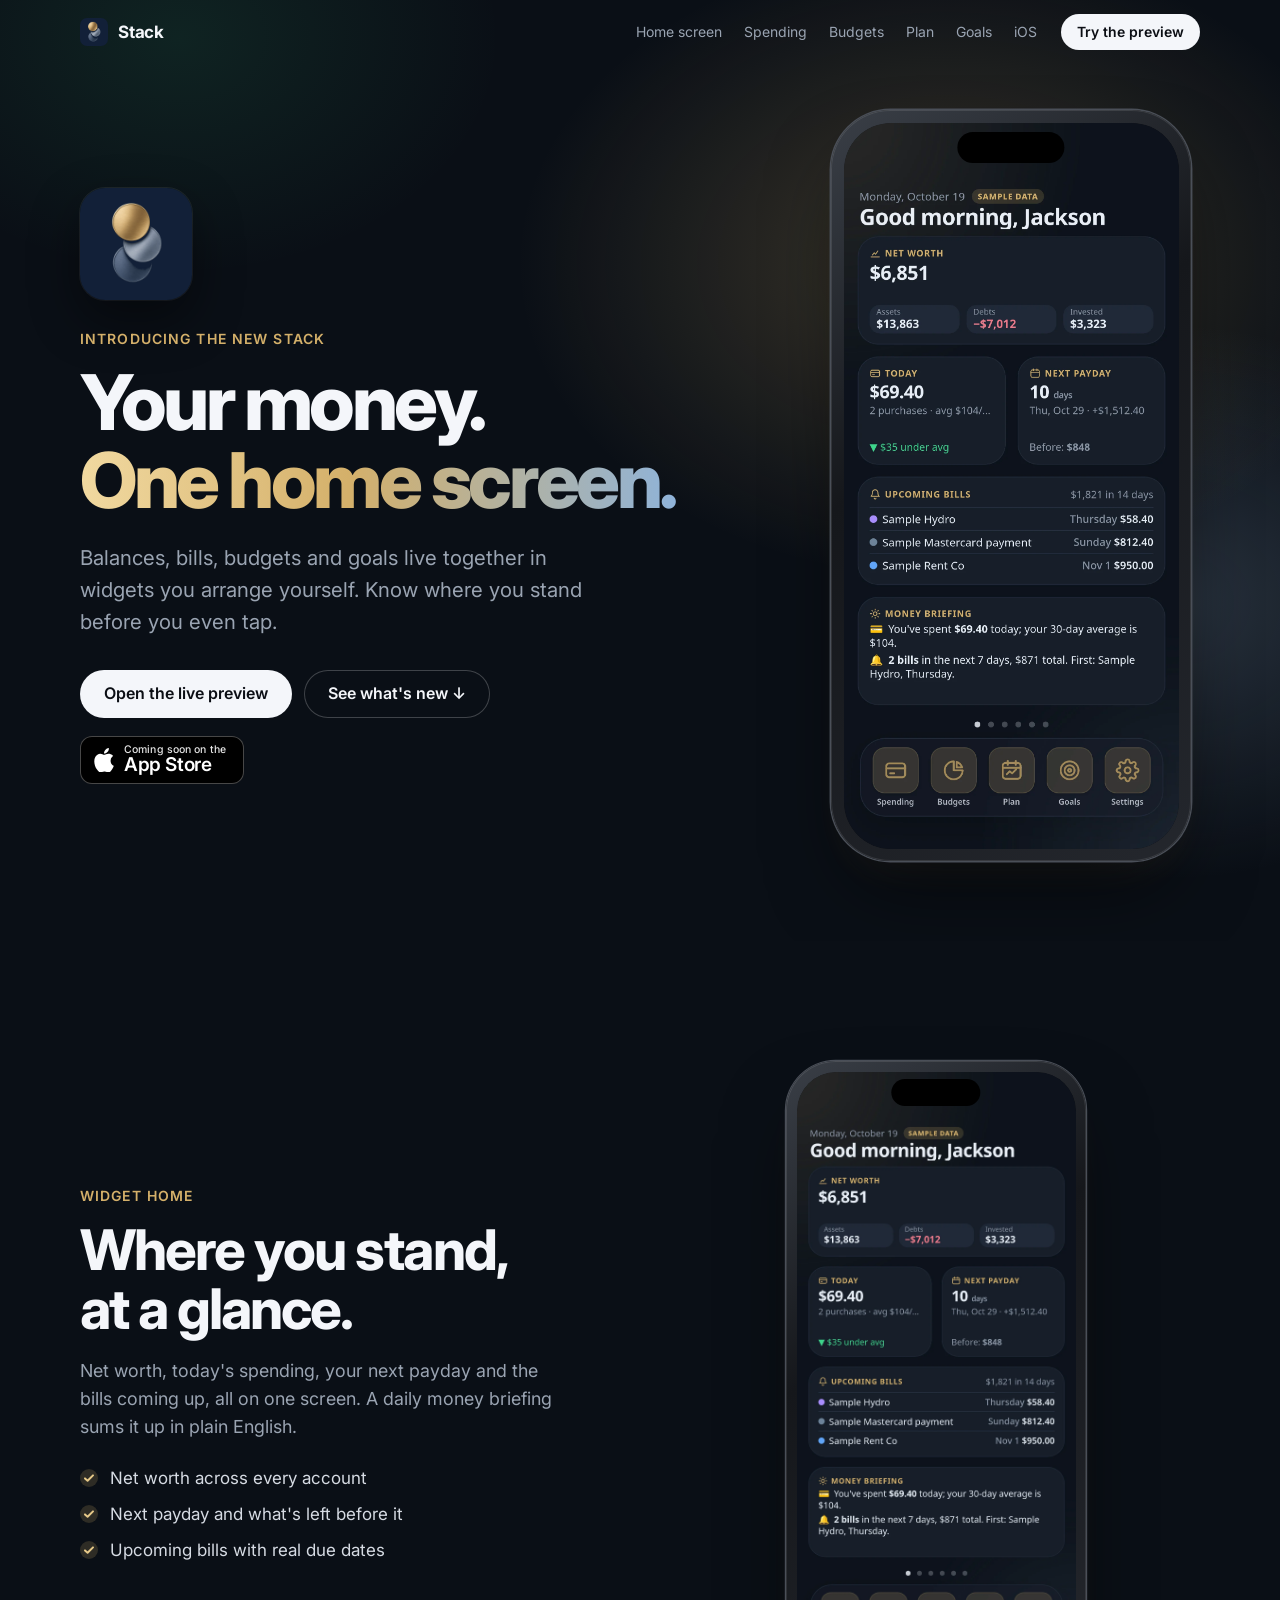
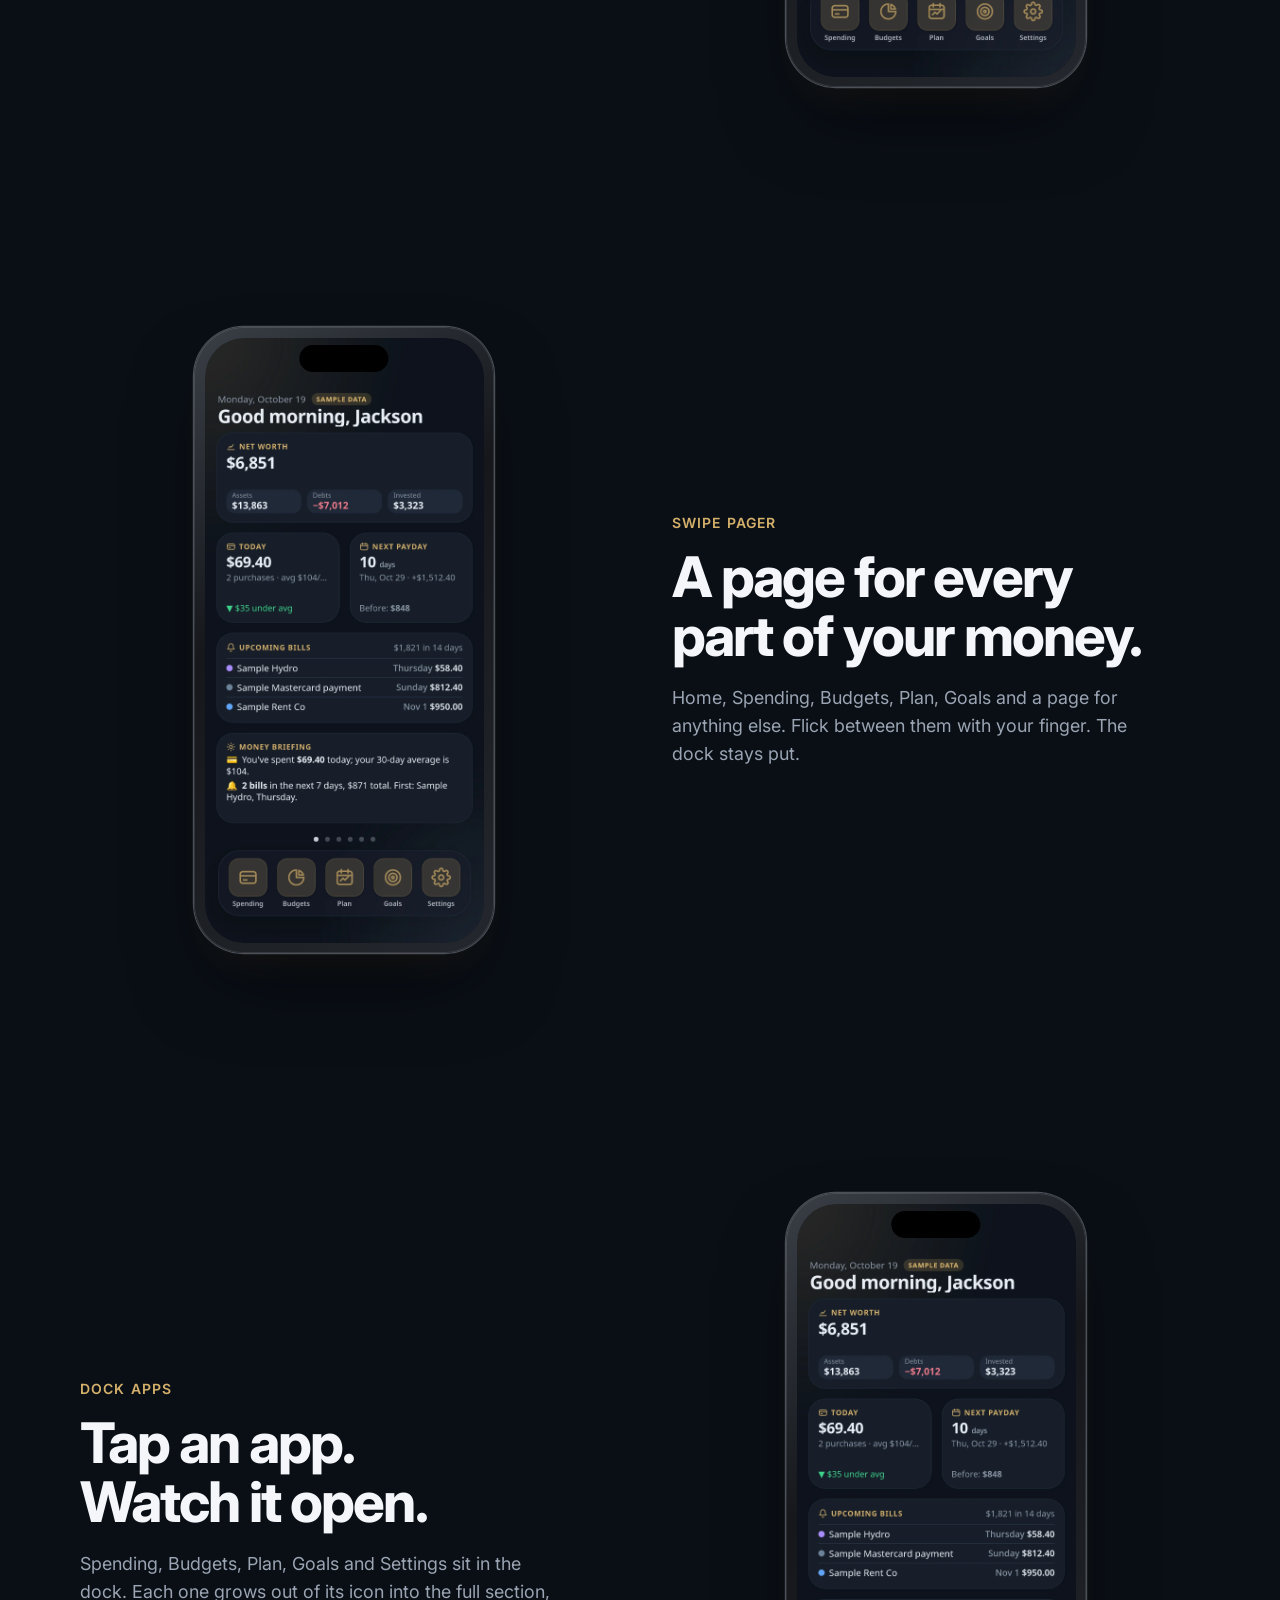
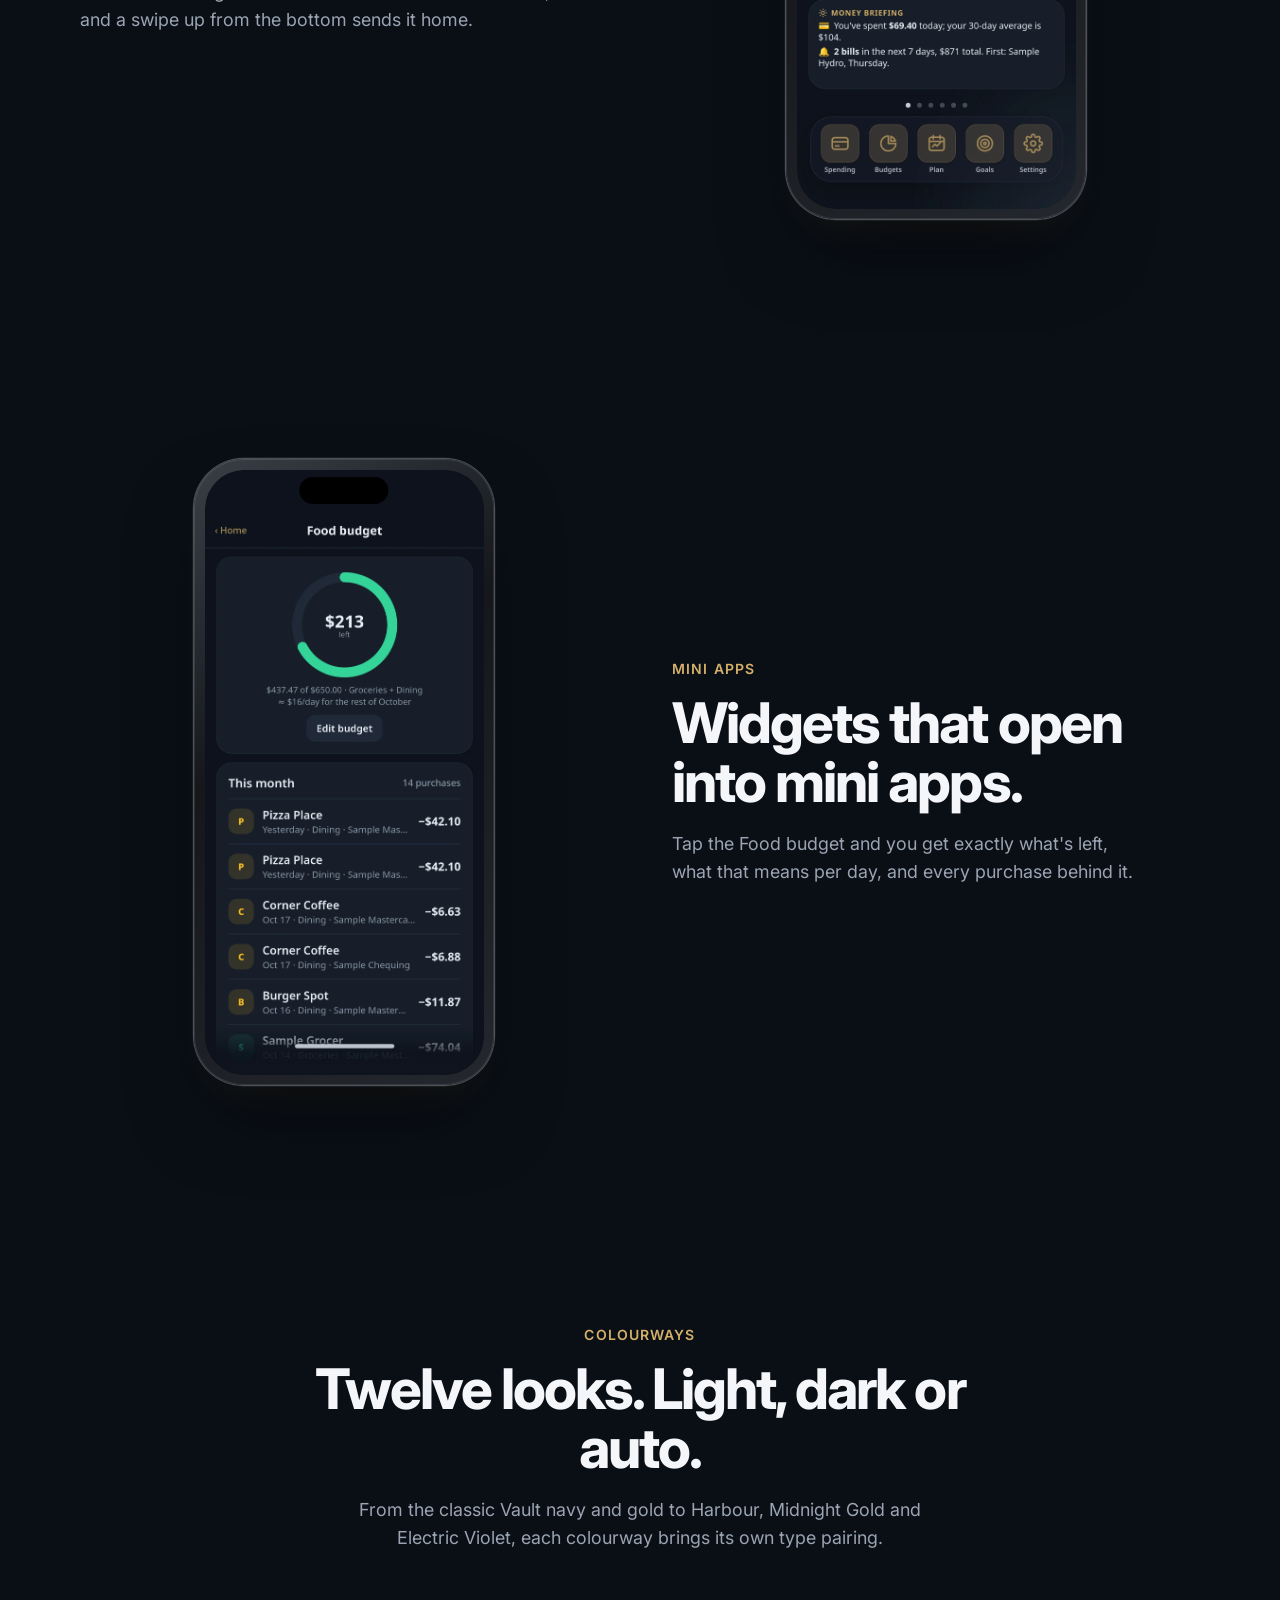
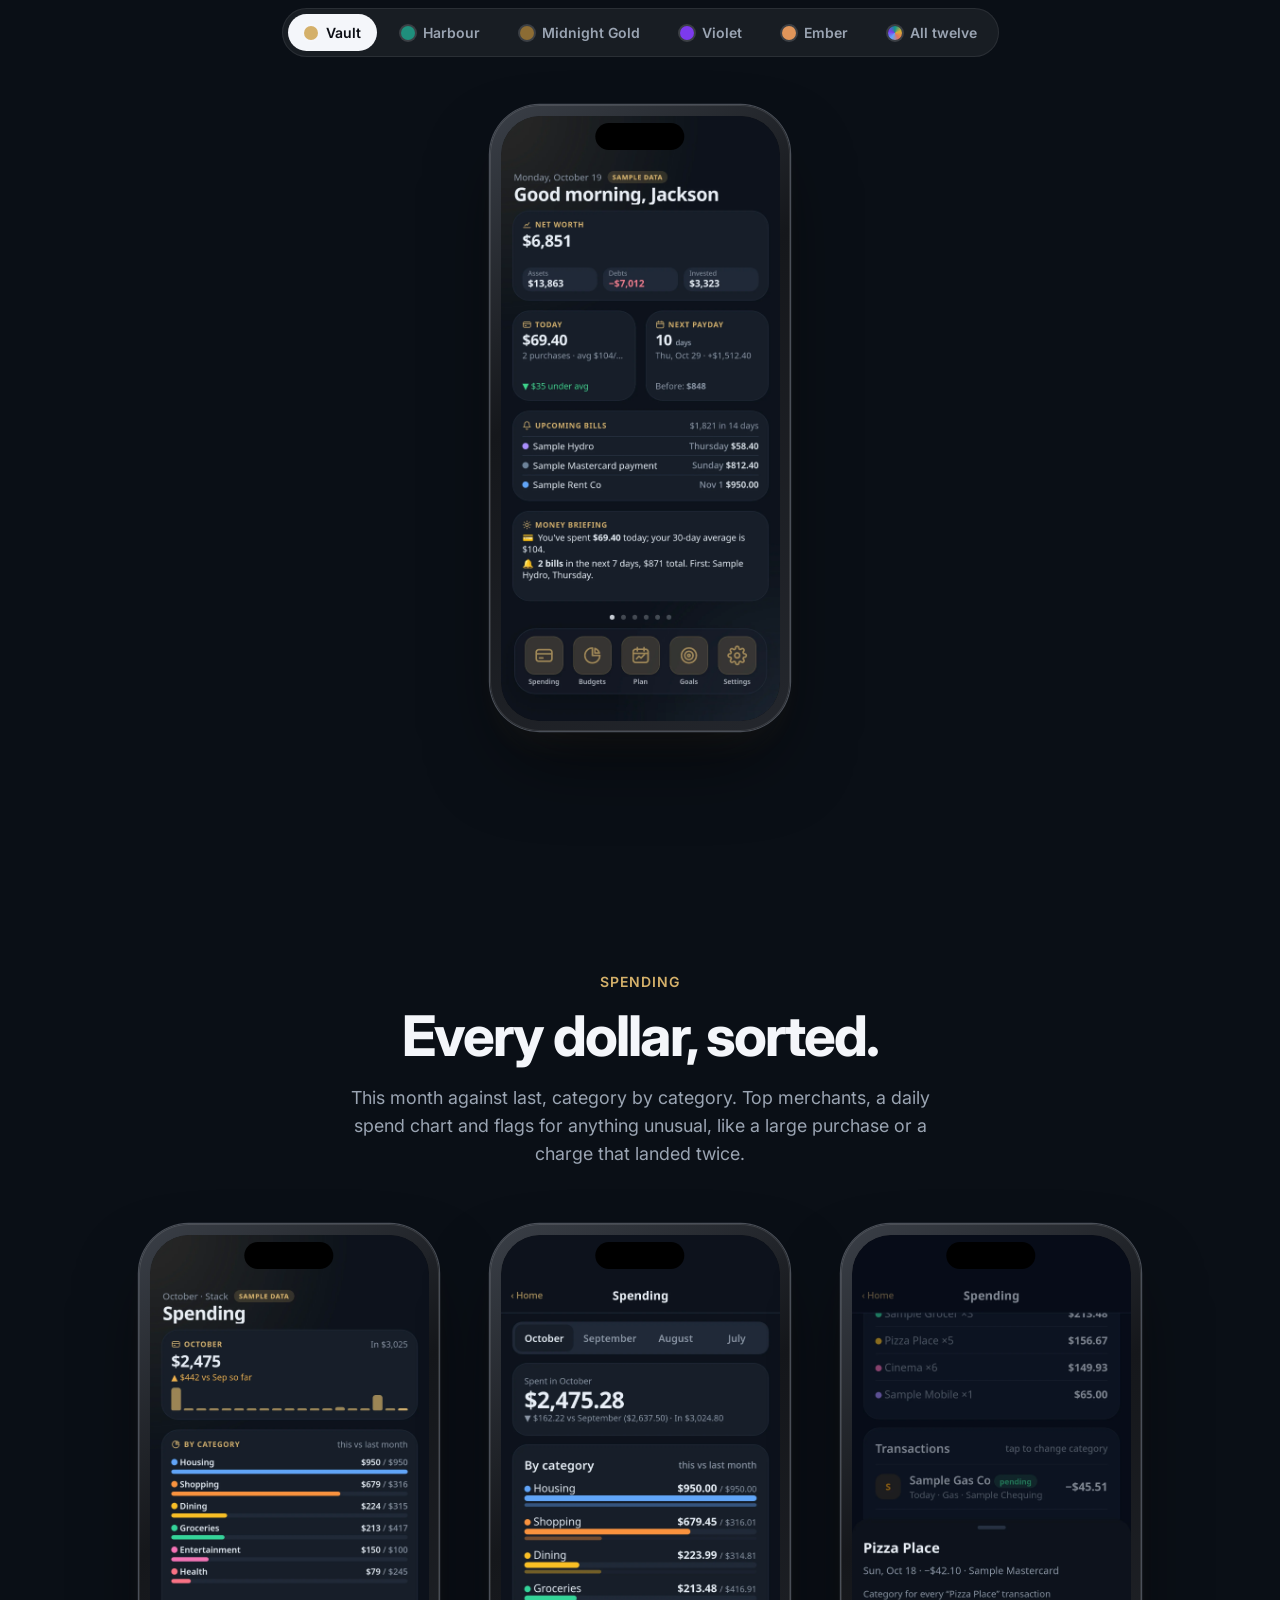
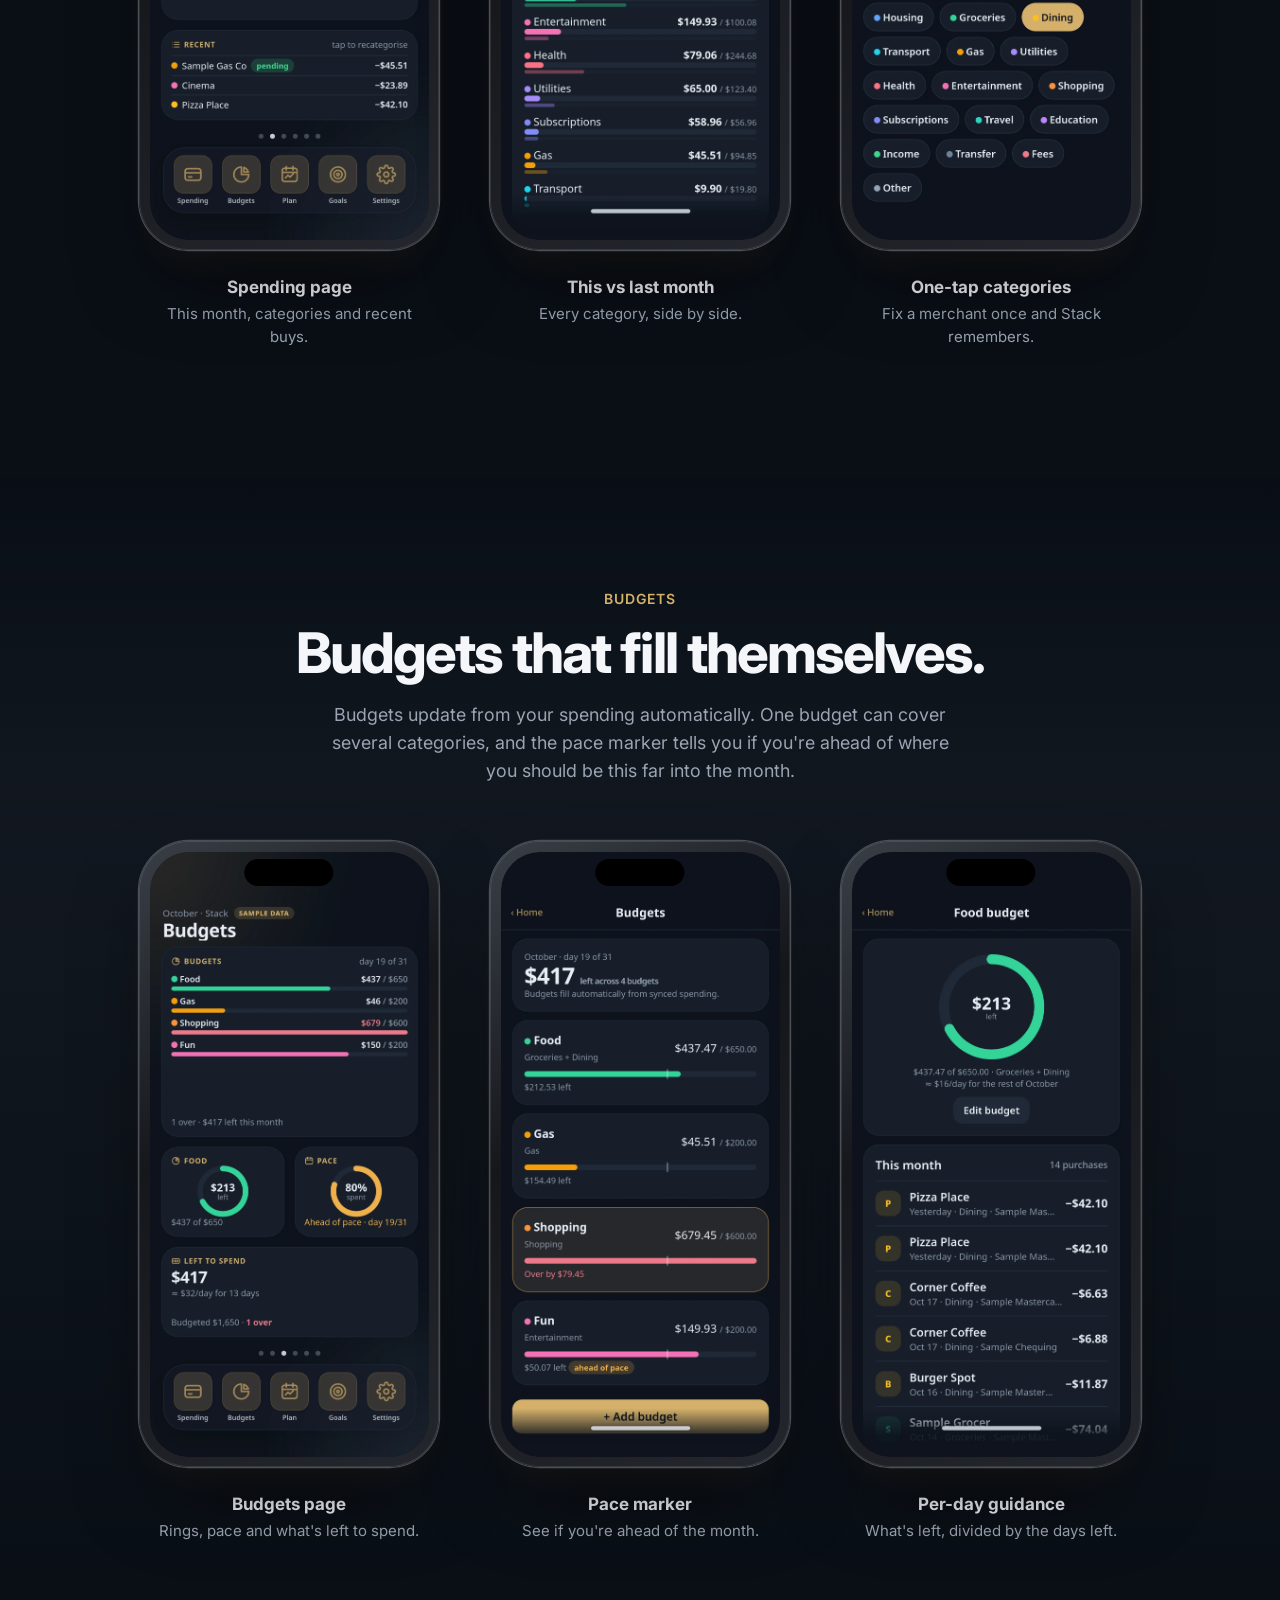
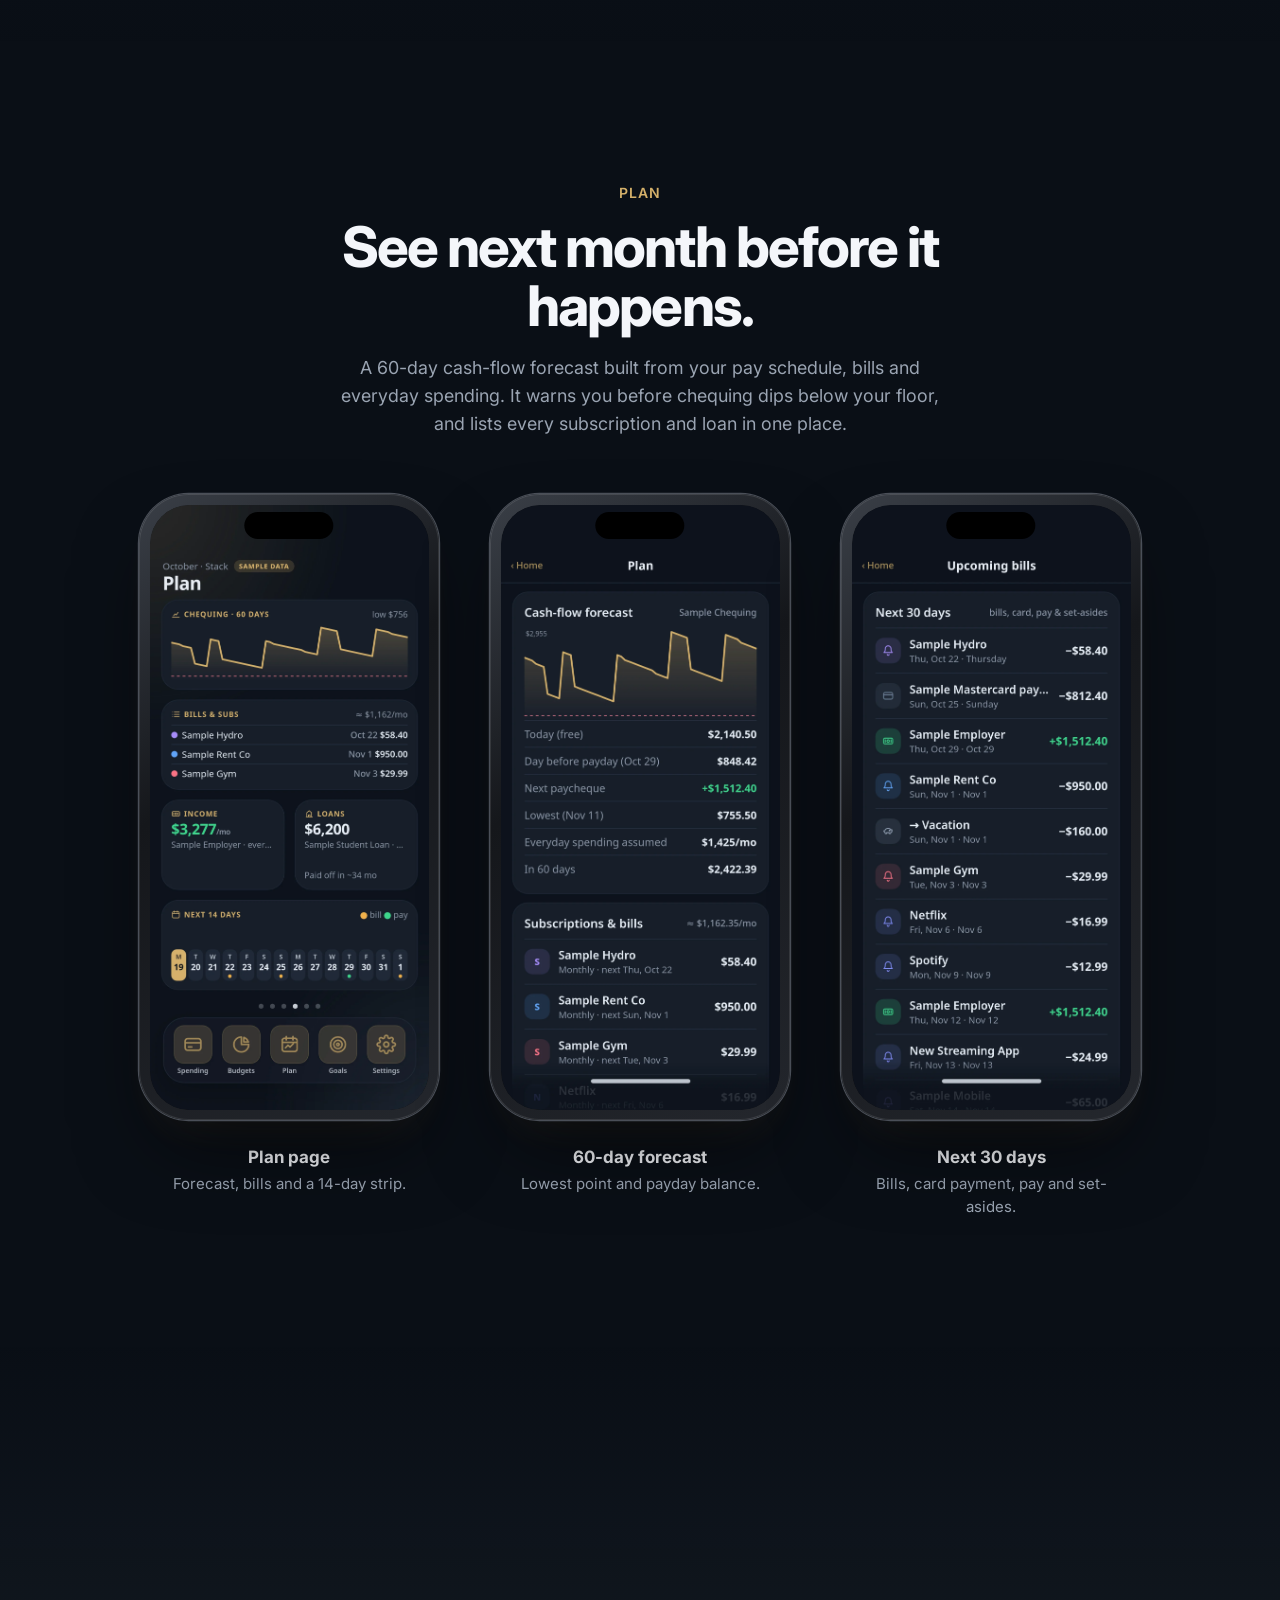
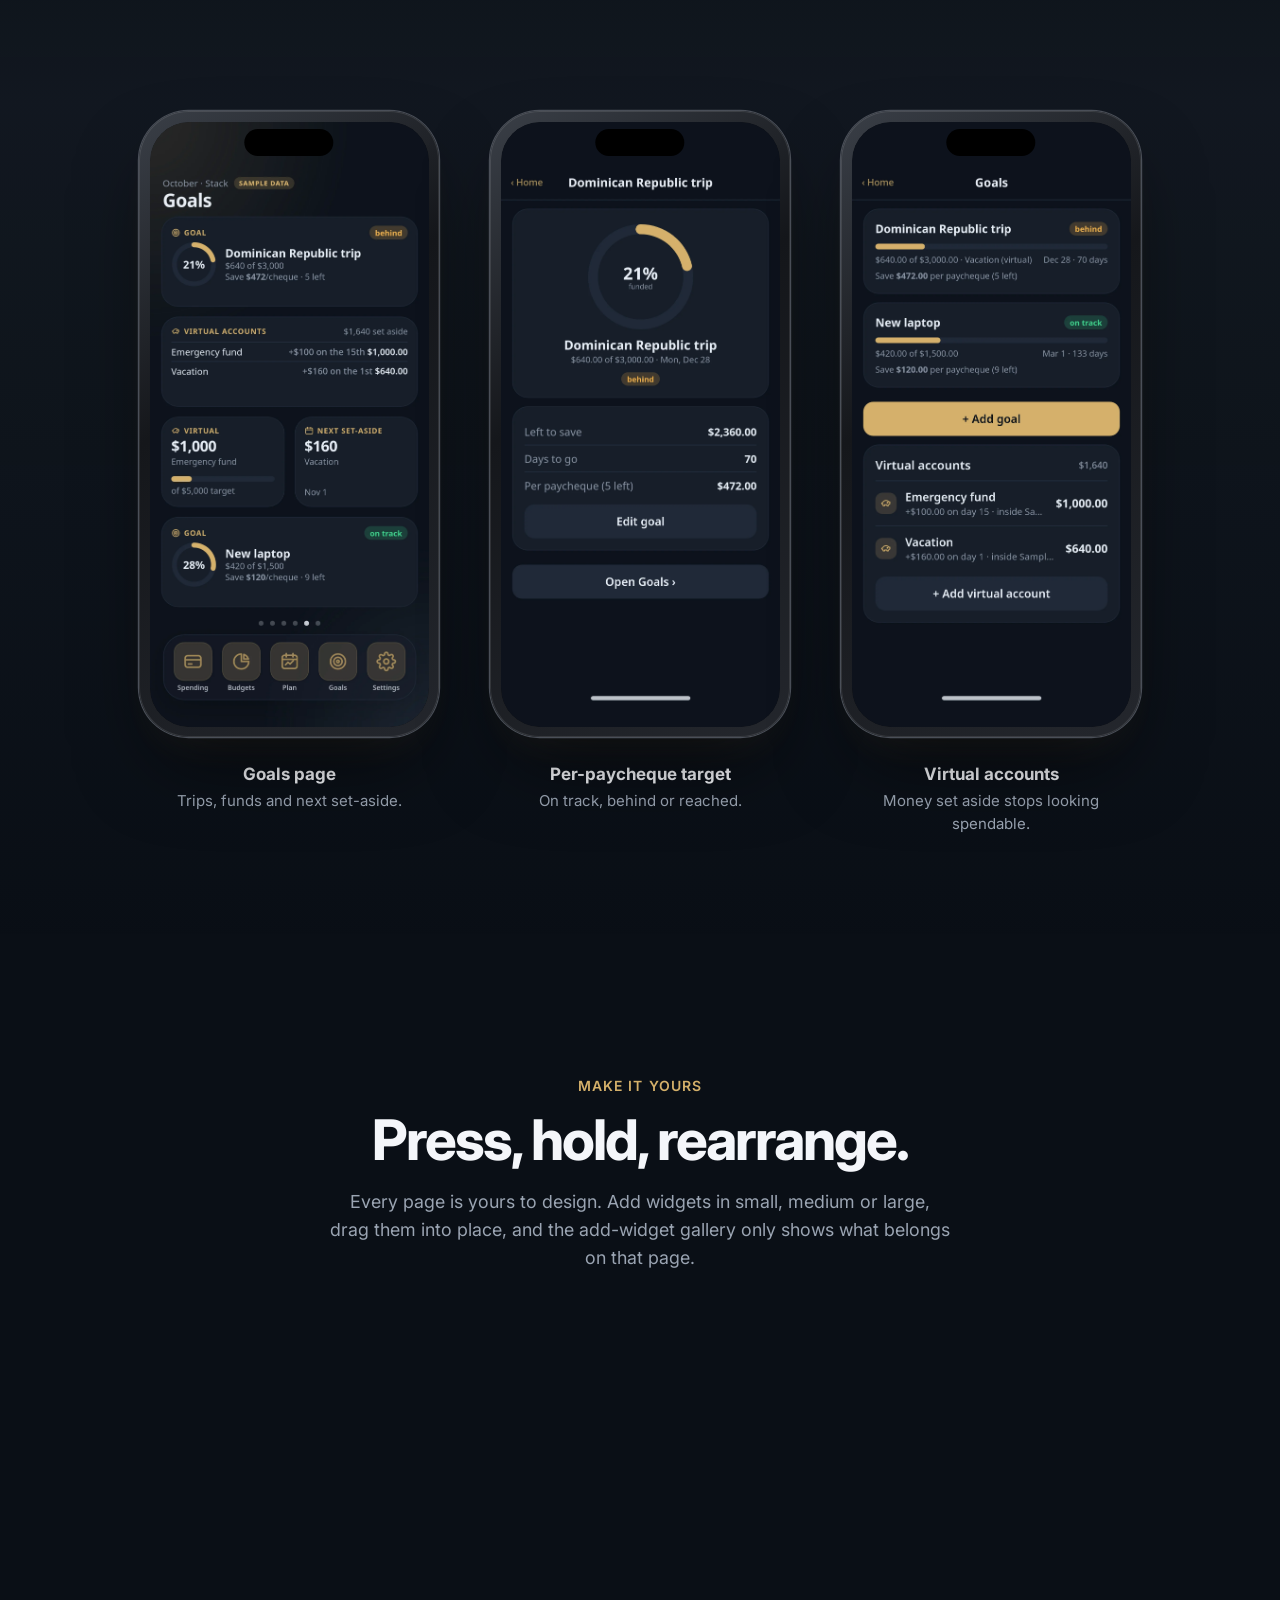
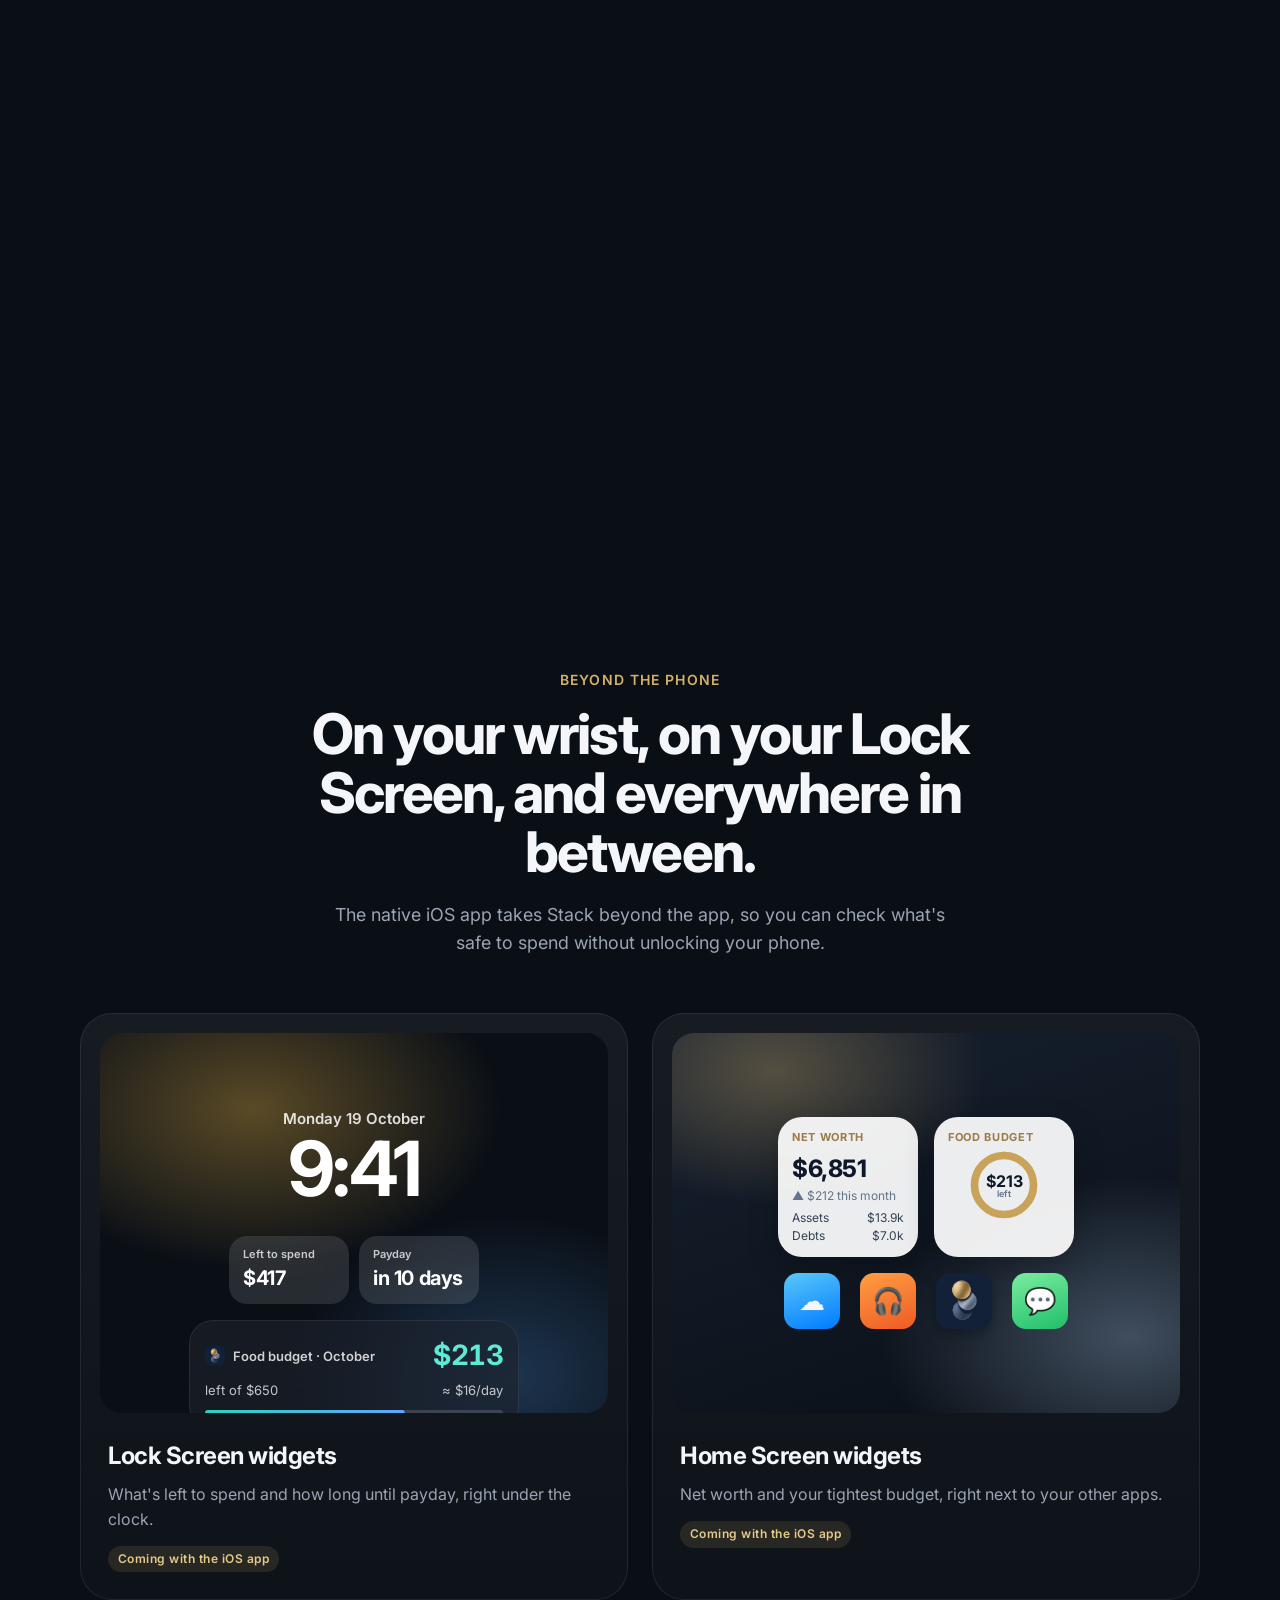
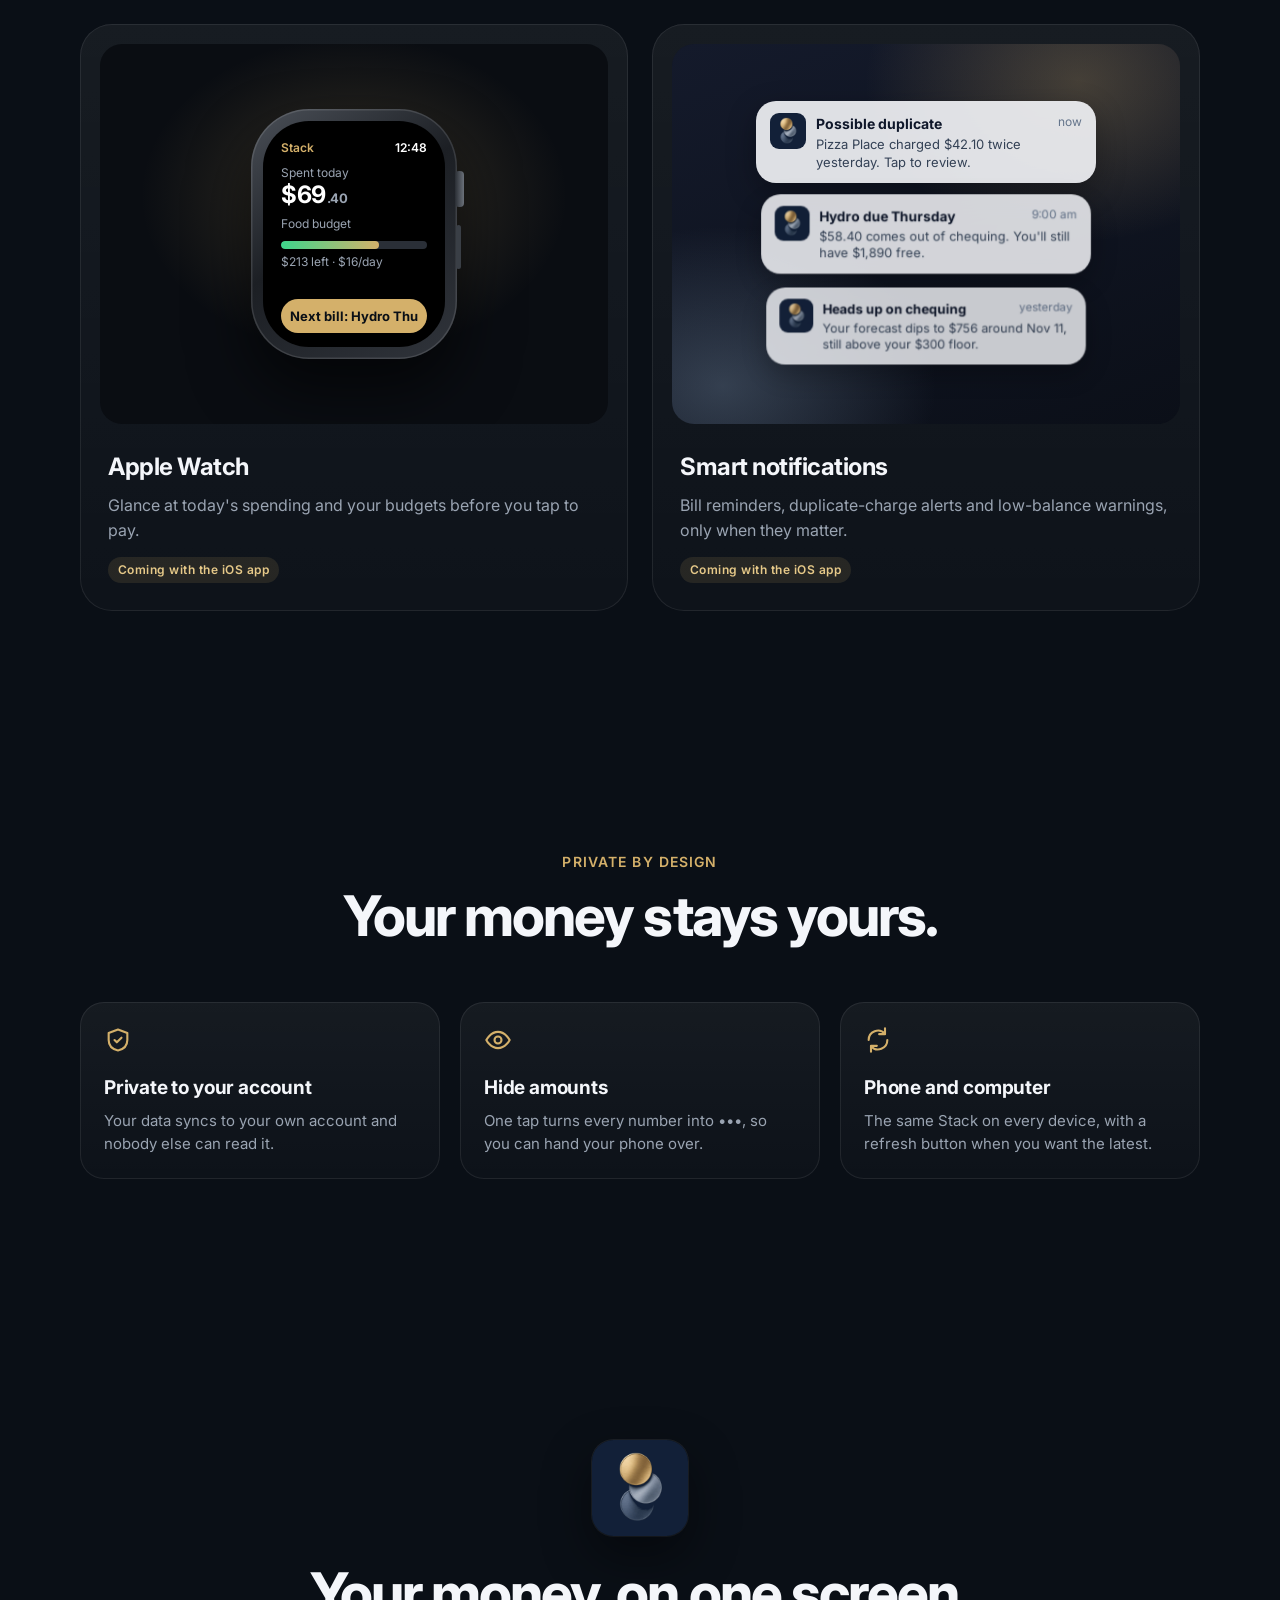
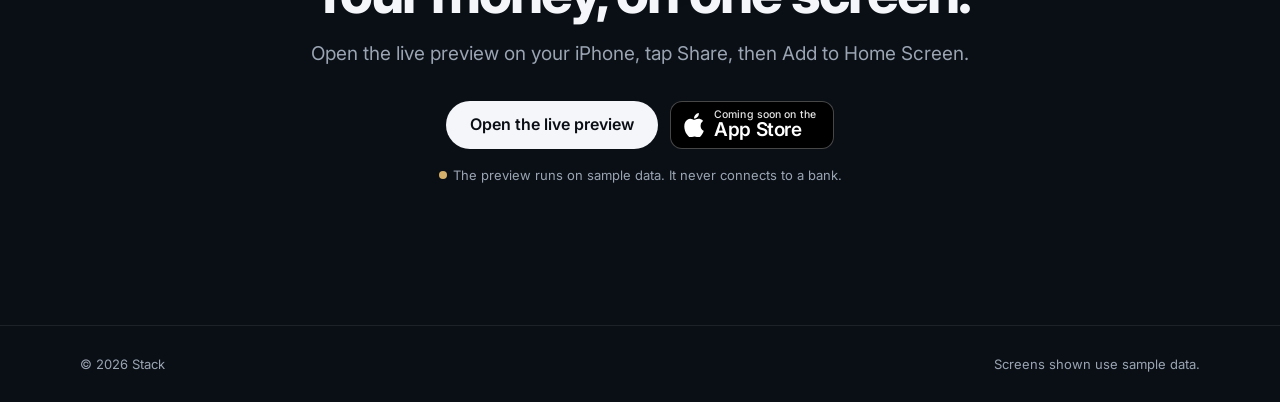
<file: index.html>
<!doctype html>
<html lang="en">
<head>
<meta charset="utf-8">
<meta name="viewport" content="width=device-width,initial-scale=1,viewport-fit=cover">
<title>Stack: your money, one home screen</title>
<meta name="description" content="The new Stack puts balances, bills, budgets, forecasts and goals on a widget home screen you arrange yourself. Glance, tap, done.">
<meta name="theme-color" content="#0a0f16">
<meta property="og:title" content="Stack: your money, one home screen">
<meta property="og:description" content="Balances, bills, budgets and goals in widgets you arrange yourself.">
<meta property="og:image" content="https://jacksonpjwilson-dev.github.io/stack-launch/og.png">
<meta name="twitter:card" content="summary_large_image">
<link rel="icon" type="image/svg+xml" href="icon.svg">
<link rel="icon" type="image/png" sizes="32x32" href="icon-32.png">
<link rel="apple-touch-icon" sizes="180x180" href="icon-180.png">
<link rel="preconnect" href="https://fonts.googleapis.com"><link rel="preconnect" href="https://fonts.gstatic.com" crossorigin>
<link href="https://fonts.googleapis.com/css2?family=Inter:wght@400;500;600;700;800&display=swap" rel="stylesheet">
<link rel="preload" as="image" href="shots/spending-page.webp"><link rel="preload" as="image" href="shots/app-spending.webp">
<link rel="stylesheet" href="styles.css?v=1">
</head>
<body>
<header class="nav"><a class="brand" href="#top"><img src="icon-180.png" alt="" width="28" height="28">Stack</a>
<nav><a href="#home">Home screen</a><a href="#spend">Spending</a><a href="#budgets">Budgets</a><a href="#plan">Plan</a><a href="#goals">Goals</a><a href="#ios">iOS</a></nav>
<a class="pill sm" href="https://jacksonpjwilson-dev.github.io/stack/preview-widget/">Try the preview</a></header>

<main id="top">
<section class="hero">
  <div class="glow"></div>
  <div class="hero-copy rv">
    <img class="appicon" src="icon-512.png" alt="Stack app icon" width="112" height="112">
    <p class="kicker">Introducing the new Stack</p>
    <h1>Your money.<br><span class="grad">One home screen.</span></h1>
    <p class="lede">Balances, bills, budgets and goals live together in widgets you arrange yourself. Know where you stand before you even tap.</p>
    <div class="ctas"><a class="pill" href="https://jacksonpjwilson-dev.github.io/stack/preview-widget/">Open the live preview</a><a class="pill ghost" href="#home">See what's new ↓</a></div>
    <div class="storewrap"><span class="store" role="img" aria-label="Coming soon on the App Store"><svg class="apl" viewBox="0 0 17 20" aria-hidden="true"><path fill="currentColor" d="M14.1 10.6c0-2.6 2.1-3.8 2.2-3.9-1.2-1.8-3.1-2-3.7-2-1.6-.2-3.1.9-3.9.9-.8 0-2-.9-3.4-.9C3.6 4.8 2 5.8 1.1 7.4c-1.8 3.2-.5 7.9 1.3 10.5.9 1.3 1.9 2.7 3.2 2.6 1.3-.1 1.8-.8 3.3-.8 1.6 0 2 .8 3.4.8 1.4 0 2.3-1.3 3.1-2.6 1-1.5 1.4-2.9 1.4-3-.1 0-2.7-1-2.7-4.3zM11.6 3c.7-.9 1.2-2 1-3.2-1 0-2.3.7-3 1.6-.7.8-1.2 2-1.1 3.1 1.2.1 2.3-.6 3.1-1.5z"/></svg><span><small>Coming soon on the</small><b>App Store</b></span></span></div>
  </div>
  <div class="hero-phone rv d2"><div class="phone xl"><div class="scr"><img src="shots/home.webp" alt="Stack widget home screen" fetchpriority="high"></div><i class="island"></i></div></div>
</section>

<section id="home" class="feature">
  <div class="copy rv"><p class="kicker">Widget home</p><h2>Where you stand,<br>at a glance.</h2><p>Net worth, today's spending, your next payday and the bills coming up, all on one screen. A daily money briefing sums it up in plain English.</p>
  <ul class="ticks"><li>Net worth across every account</li><li>Next payday and what's left before it</li><li>Upcoming bills with real due dates</li></ul></div>
  <div class="stage rv d1"><div class="phone"><div class="scr"><img src="shots/home.webp" alt="Home screen widgets" loading="lazy"></div><i class="island"></i></div></div>
</section>

<section class="feature flip">
  <div class="copy rv"><p class="kicker">Swipe pager</p><h2>A page for every<br>part of your money.</h2><p>Home, Spending, Budgets, Plan, Goals and a page for anything else. Flick between them with your finger. The dock stays put.</p></div>
  <div class="stage rv d1"><div class="phone"><div class="scr pager-scr"><div class="pager"><img src="shots/home.webp" alt="Home page" decoding="sync"><img src="shots/spending-page.webp" alt="Spending page" decoding="sync"></div></div><i class="island"></i></div></div>
</section>

<section class="feature">
  <div class="copy rv"><p class="kicker">Dock apps</p><h2>Tap an app.<br>Watch it open.</h2><p>Spending, Budgets, Plan, Goals and Settings sit in the dock. Each one grows out of its icon into the full section, and a swipe up from the bottom sends it home.</p></div>
  <div class="stage rv d1"><div class="phone"><div class="scr zoomer"><img src="shots/home.webp" alt=""><img class="zoomed" src="shots/app-spending.webp" alt="Spending opening from the dock"><span class="tap"></span></div><i class="island"></i></div></div>
</section>

<section class="feature flip">
  <div class="copy rv"><p class="kicker">Mini apps</p><h2>Widgets that open<br>into mini apps.</h2><p>Tap the Food budget and you get exactly what's left, what that means per day, and every purchase behind it.</p></div>
  <div class="stage rv d1"><div class="phone"><div class="scr"><img src="shots/mini-budget.webp" alt="Food budget mini app" loading="lazy"></div><i class="island"></i></div></div>
</section>

<section class="colourways">
  <div class="copy center rv"><p class="kicker">Colourways</p><h2>Twelve looks. Light, dark or auto.</h2><p>From the classic Vault navy and gold to Harbour, Midnight Gold and Electric Violet, each colourway brings its own type pairing.</p></div>
  <div class="cw-picker rv d1" role="tablist" aria-label="Colourway">
    <button class="cw on" data-src="shots/home.webp" role="tab" aria-selected="true"><i style="background:#d4b06a"></i>Vault</button>
    <button class="cw" data-src="shots/home-harbour.webp" role="tab" aria-selected="false"><i style="background:#1f8f7c"></i>Harbour</button>
    <button class="cw" data-src="shots/home-midnight.webp" role="tab" aria-selected="false"><i style="background:#8c6c34"></i>Midnight Gold</button>
    <button class="cw" data-src="shots/home-violet.webp" role="tab" aria-selected="false"><i style="background:#7c3aed"></i>Violet</button>
    <button class="cw" data-src="shots/home-ember.webp" role="tab" aria-selected="false"><i style="background:#e0955a"></i>Ember</button>
    <button class="cw" data-src="shots/settings.webp" role="tab" aria-selected="false"><i class="all"></i>All twelve</button>
  </div>
  <div class="stage rv d2"><div class="phone"><div class="scr"><img id="cwimg" src="shots/home.webp" alt="Home screen in the selected colourway" loading="lazy"></div><i class="island"></i></div></div>
</section>

<section id="spend" class="trio">
  <div class="copy center rv"><p class="kicker">Spending</p><h2>Every dollar, sorted.</h2><p>This month against last, category by category. Top merchants, a daily spend chart and flags for anything unusual, like a large purchase or a charge that landed twice.</p></div>
  <div class="row3">
    <figure class="rv"><div class="phone"><div class="scr"><img src="shots/spending-page.webp" alt="Spending widgets" loading="lazy"></div><i class="island"></i></div><figcaption><b>Spending page</b>This month, categories and recent buys.</figcaption></figure>
    <figure class="rv d1"><div class="phone"><div class="scr"><img src="shots/app-spending.webp" alt="Spending app" loading="lazy"></div><i class="island"></i></div><figcaption><b>This vs last month</b>Every category, side by side.</figcaption></figure>
    <figure class="rv d2"><div class="phone"><div class="scr"><img src="shots/sheet-category.webp" alt="Change a category" loading="lazy"></div><i class="island"></i></div><figcaption><b>One-tap categories</b>Fix a merchant once and Stack remembers.</figcaption></figure>
  </div>
</section>

<section id="budgets" class="trio dark">
  <div class="copy center rv"><p class="kicker">Budgets</p><h2>Budgets that fill themselves.</h2><p>Budgets update from your spending automatically. One budget can cover several categories, and the pace marker tells you if you're ahead of where you should be this far into the month.</p></div>
  <div class="row3">
    <figure class="rv"><div class="phone"><div class="scr"><img src="shots/budgets-page.webp" alt="Budgets page" loading="lazy"></div><i class="island"></i></div><figcaption><b>Budgets page</b>Rings, pace and what's left to spend.</figcaption></figure>
    <figure class="rv d1"><div class="phone"><div class="scr"><img src="shots/app-budgets.webp" alt="Budgets app" loading="lazy"></div><i class="island"></i></div><figcaption><b>Pace marker</b>See if you're ahead of the month.</figcaption></figure>
    <figure class="rv d2"><div class="phone"><div class="scr"><img src="shots/mini-budget.webp" alt="Budget mini app" loading="lazy"></div><i class="island"></i></div><figcaption><b>Per-day guidance</b>What's left, divided by the days left.</figcaption></figure>
  </div>
</section>

<section id="plan" class="trio">
  <div class="copy center rv"><p class="kicker">Plan</p><h2>See next month before it happens.</h2><p>A 60-day cash-flow forecast built from your pay schedule, bills and everyday spending. It warns you before chequing dips below your floor, and lists every subscription and loan in one place.</p></div>
  <div class="row3">
    <figure class="rv"><div class="phone"><div class="scr"><img src="shots/plan-page.webp" alt="Plan page" loading="lazy"></div><i class="island"></i></div><figcaption><b>Plan page</b>Forecast, bills and a 14-day strip.</figcaption></figure>
    <figure class="rv d1"><div class="phone"><div class="scr"><img src="shots/app-plan.webp" alt="Cash-flow forecast" loading="lazy"></div><i class="island"></i></div><figcaption><b>60-day forecast</b>Lowest point and payday balance.</figcaption></figure>
    <figure class="rv d2"><div class="phone"><div class="scr"><img src="shots/mini-upcoming.webp" alt="Upcoming money" loading="lazy"></div><i class="island"></i></div><figcaption><b>Next 30 days</b>Bills, card payment, pay and set-asides.</figcaption></figure>
  </div>
</section>

<section id="goals" class="trio dark">
  <div class="copy center rv"><p class="kicker">Goals</p><h2>Save for it. Watch it fill.</h2><p>Set money aside in virtual accounts inside your real ones, with automatic monthly contributions. Link a goal and Stack tells you exactly how much to save per paycheque.</p></div>
  <div class="row3">
    <figure class="rv"><div class="phone"><div class="scr"><img src="shots/goals-page.webp" alt="Goals page" loading="lazy"></div><i class="island"></i></div><figcaption><b>Goals page</b>Trips, funds and next set-aside.</figcaption></figure>
    <figure class="rv d1"><div class="phone"><div class="scr"><img src="shots/mini-goal.webp" alt="Goal mini app" loading="lazy"></div><i class="island"></i></div><figcaption><b>Per-paycheque target</b>On track, behind or reached.</figcaption></figure>
    <figure class="rv d2"><div class="phone"><div class="scr"><img src="shots/app-goals.webp" alt="Virtual accounts" loading="lazy"></div><i class="island"></i></div><figcaption><b>Virtual accounts</b>Money set aside stops looking spendable.</figcaption></figure>
  </div>
</section>

<section class="trio">
  <div class="copy center rv"><p class="kicker">Make it yours</p><h2>Press, hold, rearrange.</h2><p>Every page is yours to design. Add widgets in small, medium or large, drag them into place, and the add-widget gallery only shows what belongs on that page.</p></div>
  <div class="row3">
    <figure class="rv"><div class="phone"><div class="scr"><img src="shots/edit.webp" alt="Edit mode" loading="lazy"></div><i class="island"></i></div><figcaption><b>Edit mode</b>Remove, resize and drag to reorder.</figcaption></figure>
    <figure class="rv d1"><div class="phone"><div class="scr"><img src="shots/gallery.webp" alt="Widget gallery" loading="lazy"></div><i class="island"></i></div><figcaption><b>Widget gallery</b>Live previews in every size.</figcaption></figure>
    <figure class="rv d2"><div class="phone"><div class="scr"><img src="shots/other-page.webp" alt="Other page" loading="lazy"></div><i class="island"></i></div><figcaption><b>Other page</b>Accounts, investments and privacy.</figcaption></figure>
  </div>
</section>

<section id="ios" class="ios">
  <div class="copy center rv"><p class="kicker">Beyond the phone</p><h2>On your wrist, on your Lock Screen, and everywhere in between.</h2><p>The native iOS app takes Stack beyond the app, so you can check what's safe to spend without unlocking your phone.</p></div>
  <div class="ios-grid">
    <article class="ic rv"><div class="istage lockbg">
      <div class="lk-time"><small>Monday 19 October</small><b>9:41</b></div>
      <div class="lkrow"><div class="lk-w"><small>Left to spend</small><b>$417</b></div><div class="lk-w"><small>Payday</small><b>in 10 days</b></div></div>
      <div class="live"><div class="live-top"><img src="icon-180.png" alt="" width="20" height="20"><span>Food budget · October</span><b>$213</b></div><div class="live-mid"><span>left of $650</span><span>≈ $16/day</span></div><div class="bar"><i style="--p:.67"></i></div></div>
    </div><h3>Lock Screen widgets</h3><p>What's left to spend and how long until payday, right under the clock.</p><em class="soon">Coming with the iOS app</em></article>

    <article class="ic rv d1"><div class="istage homebg">
      <div class="wgrid">
        <div class="wd"><small>Net worth</small><div class="num">$6,851</div><span class="sub">▲ $212 this month</span><ul><li><span>Assets</span><span>$13.9k</span></li><li><span>Debts</span><span>$7.0k</span></li></ul></div>
        <div class="wd"><small>Food budget</small><div class="ring"><svg viewBox="0 0 64 64"><circle cx="32" cy="32" r="27" class="trk"/><circle cx="32" cy="32" r="27" class="prg" pathLength="100" stroke-dasharray="67 100"/></svg><b>$213<small>left</small></b></div></div>
        <div class="apps"><i style="background:linear-gradient(160deg,#5ac8fa,#007aff)">☁️</i><i style="background:linear-gradient(160deg,#ff9f43,#ee5a24)">🎧</i><img src="icon-180.png" alt=""><i style="background:linear-gradient(160deg,#7bed9f,#20bf6b)">💬</i></div>
      </div>
    </div><h3>Home Screen widgets</h3><p>Net worth and your tightest budget, right next to your other apps.</p><em class="soon">Coming with the iOS app</em></article>

    <article class="ic rv"><div class="istage watchbg">
      <div class="watch"><div class="wcase"><div class="wscr">
        <div class="wtop"><span class="wg">Stack</span><span>12:48</span></div>
        <div class="wex">Spent today</div><div class="wval">$69<small>.40</small></div>
        <div class="wex">Food budget</div><div class="wbar"><i style="width:67%"></i></div>
        <div class="wex" style="margin-top:4px">$213 left · $16/day</div>
        <div class="wbtn">Next bill: Hydro Thu</div>
      </div></div><i class="crown"></i><i class="sbtn"></i></div>
    </div><h3>Apple Watch</h3><p>Glance at today's spending and your budgets before you tap to pay.</p><em class="soon">Coming with the iOS app</em></article>

    <article class="ic rv d1"><div class="istage notifbg">
      <div class="nstack">
        <div class="note n1"><img src="icon-180.png" alt="" width="20" height="20"><div><div class="nh"><b>Possible duplicate</b><time>now</time></div><p>Pizza Place charged $42.10 twice yesterday. Tap to review.</p></div></div>
        <div class="note n2"><img src="icon-180.png" alt="" width="20" height="20"><div><div class="nh"><b>Hydro due Thursday</b><time>9:00 am</time></div><p>$58.40 comes out of chequing. You'll still have $1,890 free.</p></div></div>
        <div class="note n3"><img src="icon-180.png" alt="" width="20" height="20"><div><div class="nh"><b>Heads up on chequing</b><time>yesterday</time></div><p>Your forecast dips to $756 around Nov 11, still above your $300 floor.</p></div></div>
      </div>
    </div><h3>Smart notifications</h3><p>Bill reminders, duplicate-charge alerts and low-balance warnings, only when they matter.</p><em class="soon">Coming with the iOS app</em></article>
  </div>
</section>

<section class="sync">
  <div class="copy center rv"><p class="kicker">Private by design</p><h2>Your money stays yours.</h2></div>
  <div class="trust">
    <div class="rv"><svg viewBox="0 0 24 24" fill="none" stroke="currentColor" stroke-width="1.8" stroke-linecap="round" stroke-linejoin="round"><path d="M12 3l8 3v6c0 5-3.5 8-8 9-4.5-1-8-4-8-9V6z"/><path d="M9 12l2 2 4-4"/></svg><b>Private to your account</b><p>Your data syncs to your own account and nobody else can read it.</p></div>
    <div class="rv d1"><svg viewBox="0 0 24 24" fill="none" stroke="currentColor" stroke-width="1.8" stroke-linecap="round" stroke-linejoin="round"><path d="M2 12s3.5-7 10-7 10 7 10 7-3.5 7-10 7S2 12 2 12z"/><circle cx="12" cy="12" r="3"/></svg><b>Hide amounts</b><p>One tap turns every number into •••, so you can hand your phone over.</p></div>
    <div class="rv d2"><svg viewBox="0 0 24 24" fill="none" stroke="currentColor" stroke-width="1.8" stroke-linecap="round" stroke-linejoin="round"><path d="M20 12a8 8 0 0 1-14 5.3M4 12a8 8 0 0 1 14-5.3"/><path d="M18 2v5h-5M6 22v-5h5"/></svg><b>Phone and computer</b><p>The same Stack on every device, with a refresh button when you want the latest.</p></div>
  </div>
</section>

<section class="final rv">
  <img class="appicon" src="icon-512.png" alt="" width="96" height="96">
  <h2>Your money, on one screen.</h2>
  <p>Open the live preview on your iPhone, tap Share, then Add to Home Screen.</p>
  <div class="ctas center"><a class="pill" href="https://jacksonpjwilson-dev.github.io/stack/preview-widget/">Open the live preview</a><span class="store" role="img" aria-label="Coming soon on the App Store"><svg class="apl" viewBox="0 0 17 20" aria-hidden="true"><path fill="currentColor" d="M14.1 10.6c0-2.6 2.1-3.8 2.2-3.9-1.2-1.8-3.1-2-3.7-2-1.6-.2-3.1.9-3.9.9-.8 0-2-.9-3.4-.9C3.6 4.8 2 5.8 1.1 7.4c-1.8 3.2-.5 7.9 1.3 10.5.9 1.3 1.9 2.7 3.2 2.6 1.3-.1 1.8-.8 3.3-.8 1.6 0 2 .8 3.4.8 1.4 0 2.3-1.3 3.1-2.6 1-1.5 1.4-2.9 1.4-3-.1 0-2.7-1-2.7-4.3zM11.6 3c.7-.9 1.2-2 1-3.2-1 0-2.3.7-3 1.6-.7.8-1.2 2-1.1 3.1 1.2.1 2.3-.6 3.1-1.5z"/></svg><span><small>Coming soon on the</small><b>App Store</b></span></span></div>
  <span class="sample"><i></i>The preview runs on sample data. It never connects to a bank.</span>
</section>
</main>
<footer><span>© 2026 Stack</span><span>Screens shown use sample data.</span></footer>
<script src="app.js?v=1"></script>
</body>
</html>
</file>
<file: styles.css>
:root{--bg:#0a0f16;--fg:#f4f6fa;--mut:#9aa4b2;--teal:#d4b06a;--line:rgba(255,255,255,.08);--ease:cubic-bezier(.2,.7,.2,1)}
*{box-sizing:border-box;margin:0}
html{scroll-behavior:smooth;-webkit-text-size-adjust:100%}
body{background:var(--bg);color:var(--fg);font:400 17px/1.55 Inter,-apple-system,system-ui,sans-serif;-webkit-font-smoothing:antialiased;overflow-x:hidden}
img{display:block;max-width:100%}
a{color:inherit;text-decoration:none}
.nav{position:fixed;inset:0 0 auto;z-index:50;display:flex;align-items:center;gap:24px;padding:14px max(20px,calc(50% - 560px));transition:background .3s,backdrop-filter .3s,border-color .3s;border-bottom:1px solid transparent}
.nav.solid{background:rgba(10,15,22,.72);backdrop-filter:saturate(1.6) blur(18px);-webkit-backdrop-filter:saturate(1.6) blur(18px);border-color:var(--line)}
.brand{display:flex;align-items:center;gap:10px;font-weight:700;letter-spacing:-.01em}.brand img{border-radius:7px}
.nav nav{display:flex;gap:22px;margin-left:auto;font-size:14px;color:var(--mut)}.nav nav a:hover{color:var(--fg)}
.pill{display:inline-flex;align-items:center;justify-content:center;height:48px;padding:0 24px;border-radius:999px;background:var(--fg);color:#0b0e14;font-weight:600;font-size:16px;transition:transform .2s var(--ease),box-shadow .2s}
.pill:hover{transform:translateY(-1px);box-shadow:0 10px 30px rgba(212,176,106,.25)}
.pill.sm{height:36px;padding:0 16px;font-size:14px}.pill.ghost{background:transparent;color:var(--fg);box-shadow:inset 0 0 0 1px rgba(255,255,255,.22)}
.kicker{color:var(--teal);font-weight:600;font-size:14px;letter-spacing:.08em;text-transform:uppercase;margin-bottom:14px}
h1{font-size:clamp(44px,6vw,80px);line-height:1.02;letter-spacing:-.045em;font-weight:800}
h2{font-size:clamp(32px,4.4vw,56px);line-height:1.06;letter-spacing:-.035em;font-weight:750}
.grad{background:linear-gradient(90deg,#f1d9a0,#d4b06a 45%,#8fb3d9);-webkit-background-clip:text;background-clip:text;color:transparent}
.lede{font-size:clamp(18px,1.6vw,21px);color:var(--mut);max-width:520px;margin:22px 0 32px}
.copy p:not(.kicker){color:var(--mut);font-size:clamp(17px,1.4vw,19px);margin-top:18px;max-width:480px}
.copy.center{text-align:center;margin:0 auto 56px;max-width:760px}.copy.center p{margin-left:auto;margin-right:auto;max-width:620px}
.ticks{list-style:none;padding:0;margin-top:24px;display:grid;gap:10px;color:#d6dbe3}
.ticks li{padding-left:30px;position:relative}.ticks li:before{content:"";position:absolute;left:0;top:4px;width:18px;height:18px;border-radius:50%;background:rgba(212,176,106,.18) url("data:image/svg+xml,%3Csvg xmlns='http://www.w3.org/2000/svg' viewBox='0 0 18 18'%3E%3Cpath d='M5 9.4l2.6 2.4L13 6.4' fill='none' stroke='%23e6c989' stroke-width='2' stroke-linecap='round' stroke-linejoin='round'/%3E%3C/svg%3E")}
.ctas{display:flex;gap:12px;flex-wrap:wrap}
section{padding:120px max(20px,calc(50% - 560px));position:relative}

/* hero */
.hero{min-height:100vh;display:grid;grid-template-columns:1.3fr .7fr;align-items:center;gap:40px;padding-top:110px;padding-bottom:80px;overflow:hidden}
.glow{position:absolute;inset:-20% -10% auto;height:120%;background:radial-gradient(40% 40% at 70% 40%,rgba(212,176,106,.24),transparent 70%),radial-gradient(30% 35% at 85% 70%,rgba(109,130,153,.30),transparent 70%),radial-gradient(30% 30% at 20% 20%,rgba(61,214,140,.10),transparent 70%);pointer-events:none;z-index:-1}
.appicon{border-radius:22.5%;box-shadow:0 20px 50px rgba(0,0,0,.45),0 0 0 1px rgba(255,255,255,.08);margin-bottom:28px}
.hero-phone{display:flex;justify-content:center}

/* device frame: screen area is exactly 393:852, inner radius = outer radius - bezel */
.phone{--w:300px;width:var(--w);flex:none;padding:calc(var(--w)*.035);border-radius:calc(var(--w)*.165);background:linear-gradient(145deg,#3a3f47,#15171b 40%,#24272d);position:relative;box-shadow:0 0 0 1px rgba(255,255,255,.1) inset,0 0 0 calc(var(--w)*.004) #4a4f58,0 40px 80px -20px rgba(0,0,0,.6),0 20px 40px -20px rgba(212,176,106,.15)}
.phone.xl{--w:min(360px,78vw)}
.scr{aspect-ratio:393/852;-webkit-mask-image:-webkit-radial-gradient(white,black);transform:translateZ(0);border-radius:calc(var(--w)*.13);overflow:hidden;position:relative;background:#000;container-type:inline-size;isolation:isolate}
.scr>img,.pager img{width:100%;height:100%;object-fit:cover;object-position:top center;transition:opacity .25s}
.island{position:absolute;left:50%;top:calc(var(--w)*.061);width:calc(var(--w)*.298);height:calc(var(--w)*.0876);transform:translateX(-50%);background:#000;border-radius:999px;z-index:3}

/* feature rows */
.feature{display:grid;grid-template-columns:1fr 1fr;align-items:center;gap:64px}
.feature.flip .copy{order:2}
.stage{display:flex;justify-content:center}

/* pager */
.pager-scr{background:#0c121b url(shots/home.webp) top center/cover no-repeat}
.pager{display:flex;width:200%;height:100%;will-change:transform;backface-visibility:hidden;-webkit-backface-visibility:hidden}.pager img{flex:0 0 50%;width:50%;max-width:none;height:100%}
.pager.play{animation:pager 7s var(--ease) infinite}
@keyframes pager{0%,38%{transform:translate3d(0,0,0)}50%,88%{transform:translate3d(-50%,0,0)}100%{transform:translate3d(0,0,0)}}
.dots{position:absolute;bottom:13.3%;left:50%;transform:translateX(-50%);display:none}

/* dock zoom */
.zoomer{background:#0c121b url(shots/home.webp) top center/cover no-repeat}.zoomer .zoomed{position:absolute;inset:0;clip-path:inset(86% 77.74% 7.66% 8.52% round 3.6cqw);opacity:0}
.zoomer.play .zoomed{animation:zoom 4.8s var(--ease) infinite}
.zoomer .tap{position:absolute;left:8.52%;top:86%;width:13.74%;aspect-ratio:1;border-radius:3.6cqw;background:rgba(255,255,255,.35);opacity:0}
.zoomer.play .tap{animation:tap 4.8s ease-out infinite}
@keyframes zoom{0%,18%{clip-path:inset(86% 77.74% 7.66% 8.52% round 3.6cqw);opacity:0}22%{opacity:1}40%,78%{clip-path:inset(0 0 0 0 round 14cqw);opacity:1}92%,100%{clip-path:inset(86% 77.74% 7.66% 8.52% round 3.6cqw);opacity:0}}
@keyframes tap{0%,10%{opacity:0;transform:scale(.8)}15%{opacity:1;transform:scale(1)}22%,100%{opacity:0}}

/* colourways */
.colourways{text-align:center}
.cw-picker{display:inline-flex;gap:8px;padding:6px;border-radius:999px;background:rgba(255,255,255,.06);box-shadow:inset 0 0 0 1px var(--line);margin-bottom:48px;flex-wrap:wrap;justify-content:center}
.cw{display:flex;align-items:center;gap:8px;border:0;background:none;color:var(--mut);font:600 14px Inter,sans-serif;padding:10px 16px;border-radius:999px;cursor:pointer;transition:background .2s,color .2s}
.cw i{width:14px;height:14px;border-radius:50%;box-shadow:0 0 0 2px rgba(255,255,255,.15)}.cw i.all{background:conic-gradient(#0d9488,#d4af37,#e8735a,#60a5fa,#7c3aed,#0d9488)}
.cw.on{background:var(--fg);color:#0b0e14}

/* trios */
.row3{display:flex;justify-content:center;gap:clamp(24px,4vw,56px)}
.row3 figure{display:flex;flex-direction:column;align-items:center}
.row3 .phone{--w:clamp(240px,24vw,300px)}
figcaption{margin-top:24px;text-align:center;color:var(--mut);font-size:15px;max-width:260px}figcaption b{display:block;color:var(--fg);font-size:17px;margin-bottom:2px}
.trio.dark{background:linear-gradient(180deg,transparent,rgba(109,130,153,.08) 30%,transparent)}

.final{text-align:center;padding-top:140px;padding-bottom:140px;display:flex;flex-direction:column;align-items:center}
.final p{color:var(--mut);margin:16px 0 32px;font-size:19px}
footer{display:flex;justify-content:space-between;gap:16px;flex-wrap:wrap;padding:28px max(20px,calc(50% - 560px));border-top:1px solid var(--line);color:var(--mut);font-size:13px}

/* reveal */
.rv{opacity:0;transform:translateY(28px);transition:opacity .9s var(--ease),transform .9s var(--ease);will-change:opacity,transform}
.rv.in{opacity:1;transform:none}.d1{transition-delay:.08s}.d2{transition-delay:.16s}

@media (max-width:900px){
 .nav nav{display:none}.nav .pill{margin-left:auto}
 section{padding-top:84px;padding-bottom:84px}
 .hero{grid-template-columns:1fr;text-align:center;padding-top:96px;gap:48px;min-height:auto}
 .hero .lede{margin-left:auto;margin-right:auto}.hero .ctas{justify-content:center}.hero .appicon{margin-left:auto;margin-right:auto;width:88px;height:88px}
 .feature{grid-template-columns:1fr;gap:44px}.feature.flip .copy{order:0}
 .phone{--w:min(280px,72vw)}
 .row3{justify-content:flex-start;overflow-x:auto;scroll-snap-type:x mandatory;margin:0 -20px;padding:4px 20px 20px;gap:20px;scrollbar-width:none;-webkit-overflow-scrolling:touch}
 .row3::-webkit-scrollbar{display:none}
 .row3 figure{scroll-snap-align:center}.row3 .phone{--w:min(260px,68vw)}
}
@media (prefers-reduced-motion:reduce){
 html{scroll-behavior:auto}
 .rv{opacity:1;transform:none;transition:none}
 .pager.play,.zoomer.play .zoomed,.zoomer.play .tap{animation:none}
 .zoomer{background:#0c121b url(shots/home.webp) top center/cover no-repeat}.zoomer .zoomed{clip-path:none;opacity:1}
 .pill,.scr>img{transition:none}
}

/* App Store badge (not a link) */
.storewrap{margin-top:18px}
.store{display:inline-flex;align-items:center;gap:10px;height:48px;padding:0 18px 0 14px;border-radius:12px;background:#000;color:#fff;box-shadow:inset 0 0 0 1px rgba(255,255,255,.28);cursor:default;user-select:none}
.store .apl{width:20px;height:24px}.store span{display:flex;flex-direction:column;line-height:1.05;text-align:left}.store small{font-size:10.5px;font-weight:500;letter-spacing:.01em;opacity:.9}.store b{font-size:19px;font-weight:600;letter-spacing:-.02em}
.ctas.center{justify-content:center;align-items:center}

/* iOS section */
.ios-grid{display:grid;grid-template-columns:1fr 1fr;gap:24px}
.ic{background:linear-gradient(180deg,rgba(255,255,255,.055),rgba(255,255,255,.02));border-radius:32px;padding:20px 20px 28px;box-shadow:inset 0 0 0 1px var(--line);display:flex;flex-direction:column;min-width:0}
.ic h3{font-size:24px;letter-spacing:-.02em;margin:24px 8px 0}.ic p{color:var(--mut);margin:8px 8px 0;font-size:16px}
.soon{display:inline-block;align-self:flex-start;margin:14px 8px 0;font-style:normal;font-size:12px;font-weight:600;letter-spacing:.04em;color:#e6c989;background:rgba(212,176,106,.12);padding:4px 10px;border-radius:999px}
.istage{position:relative;height:380px;border-radius:22px;overflow:hidden;display:flex;flex-direction:column;align-items:center;justify-content:center;gap:16px;padding:20px;isolation:isolate}
.trk{fill:none;stroke:rgba(255,255,255,.18);stroke-width:5}.prg{fill:none;stroke:#d4b06a;stroke-width:5;stroke-linecap:round;stroke-dasharray:100 100;transform:rotate(-90deg);transform-origin:center}
/* lock screen + live activity */
.lockbg{background:radial-gradient(70% 60% at 30% 20%,#1f6f78,transparent 70%),radial-gradient(60% 60% at 80% 90%,#3b2a6b,transparent 70%),#0a0f1a;justify-content:flex-start}
.lk-time{text-align:center;color:#fff;margin-top:54px}.lk-time small{display:block;font-size:15px;font-weight:600;opacity:.85}.lk-time b{display:block;font-size:76px;font-weight:700;letter-spacing:-.03em;line-height:1}
.dyn{position:absolute;top:12px;left:50%;transform:translateX(-50%);height:36px;min-width:210px;border-radius:999px;background:#000;display:flex;align-items:center;justify-content:space-between;padding:0 10px 0 7px;color:#fff;font-size:14px;gap:46px}
.dyn img{border-radius:6px}.dyn-l,.dyn-r{display:flex;align-items:center;gap:6px}.dyn-l i{font-style:normal;color:#5eead4;font-weight:600}.dyn-r svg{width:18px;height:18px}.dyn-r .trk,.dyn-r .prg{stroke-width:3}.dyn b{font-variant-numeric:tabular-nums;color:#5eead4}
.live{width:min(100%,330px);margin-top:auto;background:rgba(30,34,44,.62);backdrop-filter:blur(24px);-webkit-backdrop-filter:blur(24px);border-radius:24px;padding:14px 16px;color:#fff;box-shadow:inset 0 0 0 1px rgba(255,255,255,.08)}
.live-top{display:flex;align-items:center;gap:8px;font-size:13px;font-weight:600}.live-top img{border-radius:5px}.live-top span{opacity:.8;flex:1;min-width:0;overflow:hidden;text-overflow:ellipsis;white-space:nowrap}.live-top b{font-size:28px;font-variant-numeric:tabular-nums;color:#5eead4;letter-spacing:-.02em}
.live-mid{display:flex;justify-content:space-between;font-size:13px;opacity:.75;margin:2px 0 10px}
.bar{height:6px;border-radius:9px;background:rgba(255,255,255,.15);overflow:hidden}.bar i{display:block;height:100%;width:100%;background:linear-gradient(90deg,#2dd4bf,#60a5fa);border-radius:9px;transform-origin:left;transform:scaleX(var(--p,1))}
.live-btns{display:flex;gap:8px;margin-top:12px}.live-btns span{flex:1;text-align:center;font-size:13px;font-weight:600;background:rgba(255,255,255,.12);border-radius:999px;padding:6px 0}
/* widgets */
.homebg{background:radial-gradient(60% 50% at 20% 10%,#f59e0b55,transparent 70%),radial-gradient(70% 60% at 90% 80%,#0d948888,transparent 70%),linear-gradient(160deg,#1b2a4a,#0e1626)}
.wgrid{display:grid;grid-template-columns:repeat(2,140px);gap:16px}
.wd{height:140px;border-radius:24px;background:rgba(255,255,255,.92);color:#0f172a;padding:12px 14px;box-shadow:0 10px 30px rgba(0,0,0,.25);display:flex;flex-direction:column}
.wd>small{font-size:11px;font-weight:700;text-transform:uppercase;letter-spacing:.06em;color:#0d9488}
.wd .ring{position:relative;width:70px;height:70px;margin:4px auto 0}.wd .ring svg{width:100%;height:100%}.wd .trk{stroke:#e2e8f0;stroke-width:7}.wd .prg{stroke:#0d9488;stroke-width:7}
.wd .ring b{position:absolute;inset:0;display:flex;flex-direction:column;align-items:center;justify-content:center;font-size:16px;line-height:1}.wd .ring b small{font-size:9px;color:#64748b;font-weight:600}
.mac{display:flex;gap:4px;margin-top:auto}.mac i{flex:1;height:5px;border-radius:5px;background:linear-gradient(90deg,var(--c) var(--v),#e2e8f0 var(--v))}
.nxt .big{font-size:26px;letter-spacing:-.02em;line-height:1.1;margin-top:2px}.nxt span{font-size:12px;color:#64748b}.nxt ul{list-style:none;padding:0;margin-top:auto;font-size:12.5px;color:#334155;line-height:1.45}.nxt li:before{content:"• ";color:#0d9488}
.apps{grid-column:span 2;display:flex;justify-content:space-between;padding:0 6px}.apps i,.apps img{width:56px;height:56px;border-radius:14px}.apps i{display:flex;align-items:center;justify-content:center;font-style:normal;font-size:26px}.apps img{opacity:1;box-shadow:0 6px 16px rgba(0,0,0,.35)}
.lkw{display:flex;gap:10px;align-items:center;color:#fff}.cw1{position:relative;width:52px;height:52px;border-radius:50%;background:rgba(255,255,255,.12);backdrop-filter:blur(10px)}.cw1 svg{position:absolute;inset:4px}.cw1 .trk,.cw1 .prg{stroke-width:3.5}.cw1 .prg{stroke:#fff}.cw1 b{position:absolute;inset:0;display:flex;align-items:center;justify-content:center;font-size:11px}
.rect{height:52px;border-radius:14px;background:rgba(255,255,255,.12);backdrop-filter:blur(10px);padding:8px 12px;display:flex;flex-direction:column;justify-content:center;line-height:1.2}.rect small{font-size:11px;opacity:.75}.rect b{font-size:14px}
/* watch */
.watchbg{background:radial-gradient(60% 60% at 50% 40%,rgba(212,176,106,.25),transparent 70%),#0a0d12}
.watch{position:relative}
.wcase{width:206px;height:250px;border-radius:58px;padding:12px;background:linear-gradient(145deg,#4b5058,#1c1f24 45%,#30343b);box-shadow:inset 0 0 0 1.5px rgba(255,255,255,.12),0 30px 60px rgba(0,0,0,.6)}
.wscr{width:100%;height:100%;border-radius:46px;background:#000;color:#fff;padding:18px 18px 14px;display:flex;flex-direction:column;font-size:12px}
.wtop{display:flex;justify-content:space-between;font-weight:600}.wg{color:#ff9f43}
.wex{color:#9aa4b2;margin-top:6px}.wval{font-size:24px;font-weight:700;letter-spacing:-.02em;line-height:1.1}.wval small{font-size:13px;color:#9aa4b2;margin-left:1px}
.wrings{display:flex;align-items:center;gap:10px;margin-top:6px}.wrings svg{width:62px;height:62px;flex:none}
.wrings circle{fill:none;stroke-width:6;stroke-linecap:round;transform:rotate(-90deg);transform-origin:center}.r1t{stroke:#3d1520}.r1{stroke:#ff375f}.r2t{stroke:#24360b}.r2{stroke:#a6ff00}.r3t{stroke:#0a3036}.r3{stroke:#2dd4bf}
.wstat{display:grid;grid-template-columns:auto auto;gap:0 4px;align-items:baseline}.wstat b{font-size:15px}.wstat small{color:#9aa4b2;font-size:10px}
.wbtn{margin-top:auto;text-align:center;background:#0d9488;border-radius:999px;padding:7px 0;font-weight:700;font-size:13px}
.crown{position:absolute;right:-7px;top:62px;width:9px;height:36px;border-radius:4px;background:linear-gradient(90deg,#2a2e34,#6b717a)}.sbtn{position:absolute;right:-4px;top:116px;width:5px;height:44px;border-radius:3px;background:#3a3f46}
/* notifications */
.notifbg{background:radial-gradient(60% 60% at 80% 10%,#7c3aed55,transparent 70%),radial-gradient(60% 60% at 10% 90%,#0d948866,transparent 70%),linear-gradient(160deg,#141a2b,#0b0f18)}
.nstack{width:min(100%,340px);display:flex;flex-direction:column;gap:10px}
.note{display:flex;gap:10px;align-items:flex-start;background:rgba(245,247,250,.9);color:#0f172a;border-radius:20px;padding:12px 14px;box-shadow:0 10px 30px rgba(0,0,0,.3);backdrop-filter:blur(20px)}
.note img{width:36px;height:36px;border-radius:9px;flex:none}.note>div{min-width:0;flex:1}
.nh{display:flex;justify-content:space-between;gap:8px}.nh b{font-size:14px}.nh time{font-size:12px;color:#64748b;white-space:nowrap}.note p{font-size:13px;color:#334155;margin:1px 0 0;line-height:1.35}
.n2{transform:scale(.97);opacity:.95}.n3{transform:scale(.94);opacity:.9}
.notifbg.play .note{animation:nin .7s var(--ease) both}.notifbg.play .n2{animation-delay:.25s}.notifbg.play .n3{animation-delay:.5s}
@keyframes nin{from{opacity:0;transform:translateY(-16px) scale(.96)}}
@media (max-width:900px){.ios-grid{grid-template-columns:1fr}.istage{height:360px;padding:16px}.ic{padding:14px 14px 24px;border-radius:28px}.wgrid{grid-template-columns:repeat(2,128px);gap:12px}.wd{height:128px}.apps i,.apps img{width:50px;height:50px}.lk-time b{font-size:64px}}
@media (max-width:360px){.wgrid{grid-template-columns:repeat(2,116px)}.wd{height:116px}}
@media (prefers-reduced-motion:reduce){.notifbg.play .note{animation:none}}

/* ===== Stack additions ===== */
.lockbg{background:radial-gradient(70% 60% at 30% 20%,#5a4a26,transparent 70%),radial-gradient(60% 60% at 80% 90%,#1d3550,transparent 70%),#0a0f16}
.lkw{display:flex;gap:10px;align-items:center;color:#fff}
.lkrow{display:flex;gap:10px;margin-top:14px}
.lk-w{background:rgba(255,255,255,.12);backdrop-filter:blur(14px);-webkit-backdrop-filter:blur(14px);border-radius:18px;padding:10px 14px;color:#fff;min-width:120px}
.lk-w small{display:block;font-size:11px;opacity:.75;font-weight:600}.lk-w b{font-size:20px;letter-spacing:-.02em}
.homebg{background:radial-gradient(60% 50% at 20% 10%,#d4b06a55,transparent 70%),radial-gradient(70% 60% at 90% 80%,#6d829988,transparent 70%),linear-gradient(160deg,#16202f,#0a0f16)}
.wd>small{color:#9a7b4a}
.wd .prg{stroke:#c9a35a}
.wd .num{font-size:24px;font-weight:750;letter-spacing:-.02em;margin-top:4px}.wd .sub{font-size:12px;color:#64748b}
.wd ul{list-style:none;padding:0;margin-top:auto;font-size:12px;color:#334155;line-height:1.5}.wd li{display:flex;justify-content:space-between}
.watchbg{background:radial-gradient(60% 60% at 50% 40%,rgba(212,176,106,.22),transparent 70%),#0a0d12}
.wg{color:#d4b06a}.wbtn{background:#d4b06a;color:#0a0f16}
.wbar{height:8px;border-radius:9px;background:#2a2f37;overflow:hidden;margin-top:8px}.wbar i{display:block;height:100%;border-radius:9px;background:linear-gradient(90deg,#3dd68c,#d4b06a)}
.notifbg{background:radial-gradient(60% 60% at 80% 10%,#d4b06a44,transparent 70%),radial-gradient(60% 60% at 10% 90%,#6d829966,transparent 70%),linear-gradient(160deg,#141a2b,#0b0f18)}
.sample{display:inline-flex;align-items:center;gap:6px;margin-top:16px;font-size:13px;color:var(--mut)}
.sample i{width:8px;height:8px;border-radius:50%;background:#d4b06a}
@media(max-width:600px){.sample{display:block;text-align:center}.sample i{display:inline-block;margin-right:6px;vertical-align:1px}}
.trust{display:grid;grid-template-columns:repeat(3,1fr);gap:20px}
.trust div{background:linear-gradient(180deg,rgba(255,255,255,.05),rgba(255,255,255,.015));border-radius:24px;padding:24px;box-shadow:inset 0 0 0 1px var(--line)}
.trust b{display:block;font-size:19px;margin:12px 0 6px;letter-spacing:-.01em}.trust p{color:var(--mut);font-size:15px}
.trust svg{width:28px;height:28px;color:#d4b06a}
@media (max-width:900px){.trust{grid-template-columns:1fr}}
</file>
